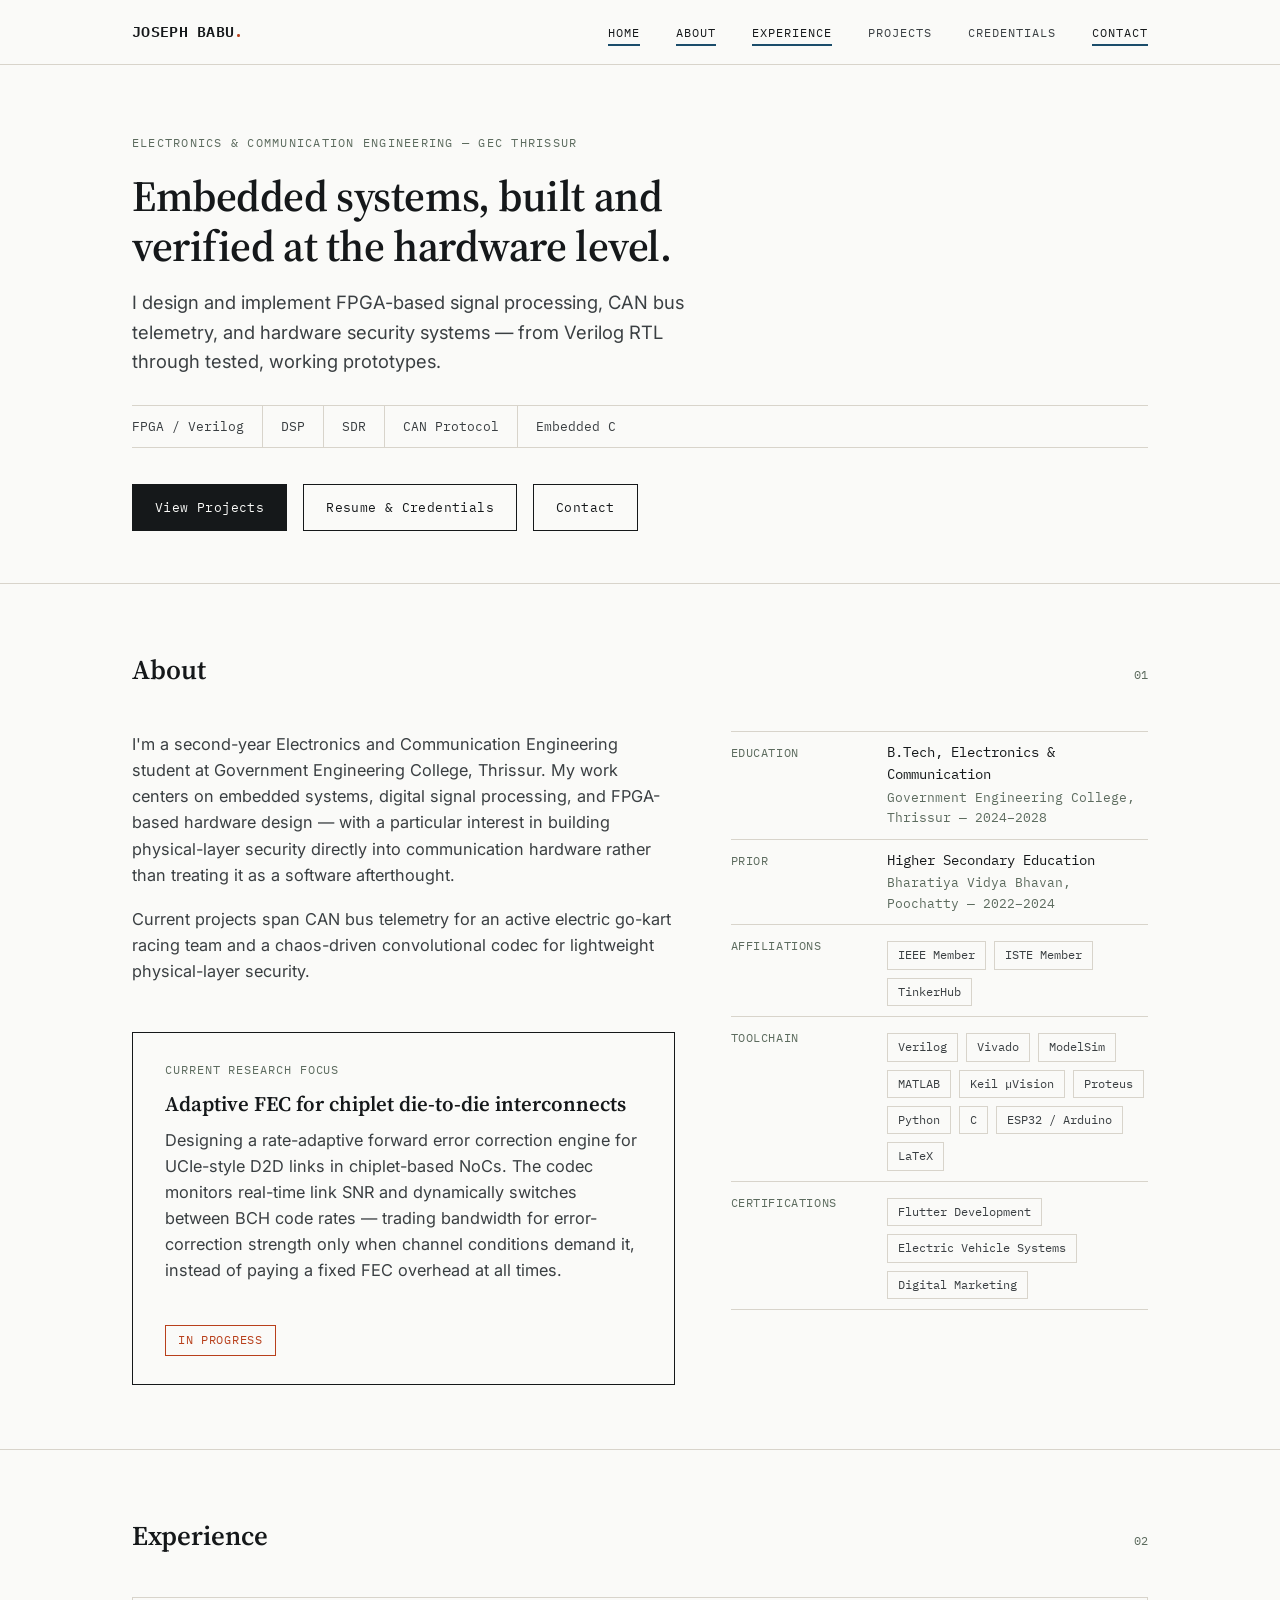
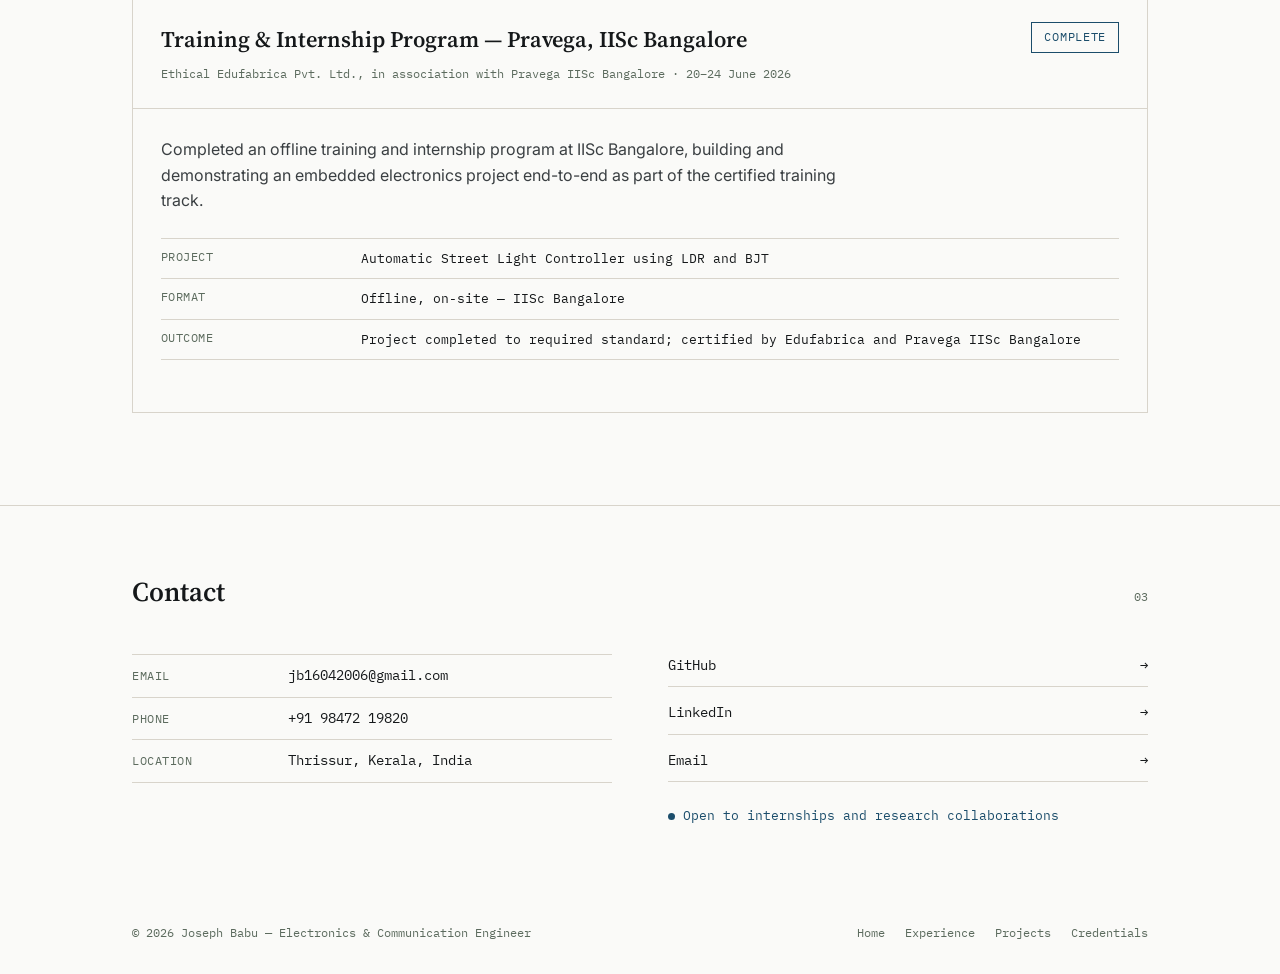
<file: index.html>
<!DOCTYPE html>
<html lang="en">
<head>
<meta charset="UTF-8">
<meta name="viewport" content="width=device-width, initial-scale=1.0">
<title>Joseph Babu | Electronics &amp; Communication Engineer</title>
<meta name="description" content="Joseph Babu — Electronics &amp; Communication Engineering student specializing in embedded systems, FPGA design, and secure communication protocols.">
<link rel="preconnect" href="https://fonts.googleapis.com">
<link rel="preconnect" href="https://fonts.gstatic.com" crossorigin>
<link href="https://fonts.googleapis.com/css2?family=Source+Serif+4:wght@500;600;700&family=Inter:wght@400;500;600&family=IBM+Plex+Mono:wght@400;500;600&display=swap" rel="stylesheet">
<link rel="stylesheet" href="style.css">
</head>
<body>

<header class="site-nav">
  <div class="container">
    <div class="logo"><a href="index.html">JOSEPH BABU<span class="dot">.</span></a></div>
    <ul class="nav-links" id="navLinks">
      <li><a href="index.html">Home</a></li>
      <li><a href="index.html#about">About</a></li>
      <li><a href="index.html#experience">Experience</a></li>
      <li><a href="projects.html">Projects</a></li>
      <li><a href="credentials.html">Credentials</a></li>
      <li><a href="index.html#contact">Contact</a></li>
    </ul>
    <button class="mobile-menu-btn" id="mobileMenuBtn" aria-label="Toggle navigation" aria-expanded="false">MENU</button>
  </div>
</header>

<section class="hero" id="home">
  <div class="container">
    <div class="eyebrow">Electronics &amp; Communication Engineering — GEC Thrissur</div>
    <h1>Embedded systems, built and verified at the hardware level.</h1>
    <p class="role-line">I design and implement FPGA-based signal processing, CAN bus telemetry, and hardware security systems — from Verilog RTL through tested, working prototypes.</p>

    <div class="spec-line">
      <span>FPGA / Verilog</span>
      <span>DSP</span>
      <span>SDR</span>
      <span>CAN Protocol</span>
      <span>Embedded C</span>
    </div>

    <div class="hero-actions">
      <a href="projects.html" class="btn btn-primary">View Projects</a>
      <a href="credentials.html" class="btn">Resume &amp; Credentials</a>
      <a href="#contact" class="btn">Contact</a>
    </div>
  </div>
</section>

<section class="section" id="about">
  <div class="container">
    <div class="section-head">
      <h2>About</h2>
      <span class="index">01</span>
    </div>

    <div class="about-grid">
      <div class="about-text">
        <p>I'm a second-year Electronics and Communication Engineering student at Government Engineering College, Thrissur. My work centers on embedded systems, digital signal processing, and FPGA-based hardware design — with a particular interest in building physical-layer security directly into communication hardware rather than treating it as a software afterthought.</p>
        <p>Current projects span CAN bus telemetry for an active electric go-kart racing team and a chaos-driven convolutional codec for lightweight physical-layer security.</p>

        <div class="callout">
          <div>
            <div class="callout-label">Current Research Focus</div>
            <h3>Adaptive FEC for chiplet die-to-die interconnects</h3>
            <p>Designing a rate-adaptive forward error correction engine for UCIe-style D2D links in chiplet-based NoCs. The codec monitors real-time link SNR and dynamically switches between BCH code rates &mdash; trading bandwidth for error-correction strength only when channel conditions demand it, instead of paying a fixed FEC overhead at all times.</p>
          </div>
          <span class="status-tag">In Progress</span>
        </div>
      </div>

      <div class="field-list">
        <div class="field-row">
          <div class="label">Education</div>
          <div class="value">
            B.Tech, Electronics &amp; Communication
            <span class="sub">Government Engineering College, Thrissur — 2024–2028</span>
          </div>
        </div>
        <div class="field-row">
          <div class="label">Prior</div>
          <div class="value">
            Higher Secondary Education
            <span class="sub">Bharatiya Vidya Bhavan, Poochatty — 2022–2024</span>
          </div>
        </div>
        <div class="field-row">
          <div class="label">Affiliations</div>
          <div class="value">
            <div class="tag-row">
              <span class="tag">IEEE Member</span>
              <span class="tag">ISTE Member</span>
              <span class="tag">TinkerHub</span>
            </div>
          </div>
        </div>
        <div class="field-row">
          <div class="label">Toolchain</div>
          <div class="value">
            <div class="tag-row">
              <span class="tag">Verilog</span>
              <span class="tag">Vivado</span>
              <span class="tag">ModelSim</span>
              <span class="tag">MATLAB</span>
              <span class="tag">Keil &micro;Vision</span>
              <span class="tag">Proteus</span>
              <span class="tag">Python</span>
              <span class="tag">C</span>
              <span class="tag">ESP32 / Arduino</span>
              <span class="tag">LaTeX</span>
            </div>
          </div>
        </div>
        <div class="field-row">
          <div class="label">Certifications</div>
          <div class="value">
            <div class="tag-row">
              <span class="tag">Flutter Development</span>
              <span class="tag">Electric Vehicle Systems</span>
              <span class="tag">Digital Marketing</span>
            </div>
          </div>
        </div>
      </div>
    </div>
  </div>
</section>

<section class="section" id="experience">
  <div class="container">
    <div class="section-head">
      <h2>Experience</h2>
      <span class="index">02</span>
    </div>

    <div class="project">
      <div class="project-header">
        <div class="titles">
          <h3>Training &amp; Internship Program — Pravega, IISc Bangalore</h3>
          <div class="meta">Ethical Edufabrica Pvt. Ltd., in association with Pravega IISc Bangalore &middot; 20&ndash;24 June 2026</div>
        </div>
        <span class="status complete">Complete</span>
      </div>
      <div class="project-body">
        <p class="project-summary">Completed an offline training and internship program at IISc Bangalore, building and demonstrating an embedded electronics project end-to-end as part of the certified training track.</p>
        <table class="spec-table">
          <tr><td>Project</td><td>Automatic Street Light Controller using LDR and BJT</td></tr>
          <tr><td>Format</td><td>Offline, on-site &mdash; IISc Bangalore</td></tr>
          <tr><td>Outcome</td><td>Project completed to required standard; certified by Edufabrica and Pravega IISc Bangalore</td></tr>
        </table>
      </div>
    </div>
  </div>
</section>

<section class="section" id="contact">
  <div class="container">
    <div class="section-head">
      <h2>Contact</h2>
      <span class="index">03</span>
    </div>

    <div class="contact-grid">
      <div class="contact-list field-list">
        <div class="field-row">
          <div class="label">Email</div>
          <div class="value"><a href="mailto:jb16042006@gmail.com">jb16042006@gmail.com</a></div>
        </div>
        <div class="field-row">
          <div class="label">Phone</div>
          <div class="value"><a href="tel:+919847219820">+91 98472 19820</a></div>
        </div>
        <div class="field-row">
          <div class="label">Location</div>
          <div class="value">Thrissur, Kerala, India</div>
        </div>
      </div>

      <div>
        <div class="social-row">
          <a href="https://github.com/josephbabu1" target="_blank" rel="noopener">GitHub <span>&rarr;</span></a>
          <a href="https://www.linkedin.com/in/joseph-babu-77b7ab332/" target="_blank" rel="noopener">LinkedIn <span>&rarr;</span></a>
          <a href="mailto:jb16042006@gmail.com">Email <span>&rarr;</span></a>
        </div>
        <div class="availability-note">
          <span class="dot"></span>
          Open to internships and research collaborations
        </div>
      </div>
    </div>
  </div>
</section>

<footer>
  <div class="container">
    <p>&copy; 2026 Joseph Babu — Electronics &amp; Communication Engineer</p>
    <div class="footer-links">
      <a href="index.html">Home</a>
      <a href="index.html#experience">Experience</a>
      <a href="projects.html">Projects</a>
      <a href="credentials.html">Credentials</a>
    </div>
  </div>
</footer>

<script src="script.js"></script>
</body>
</html>
</file>
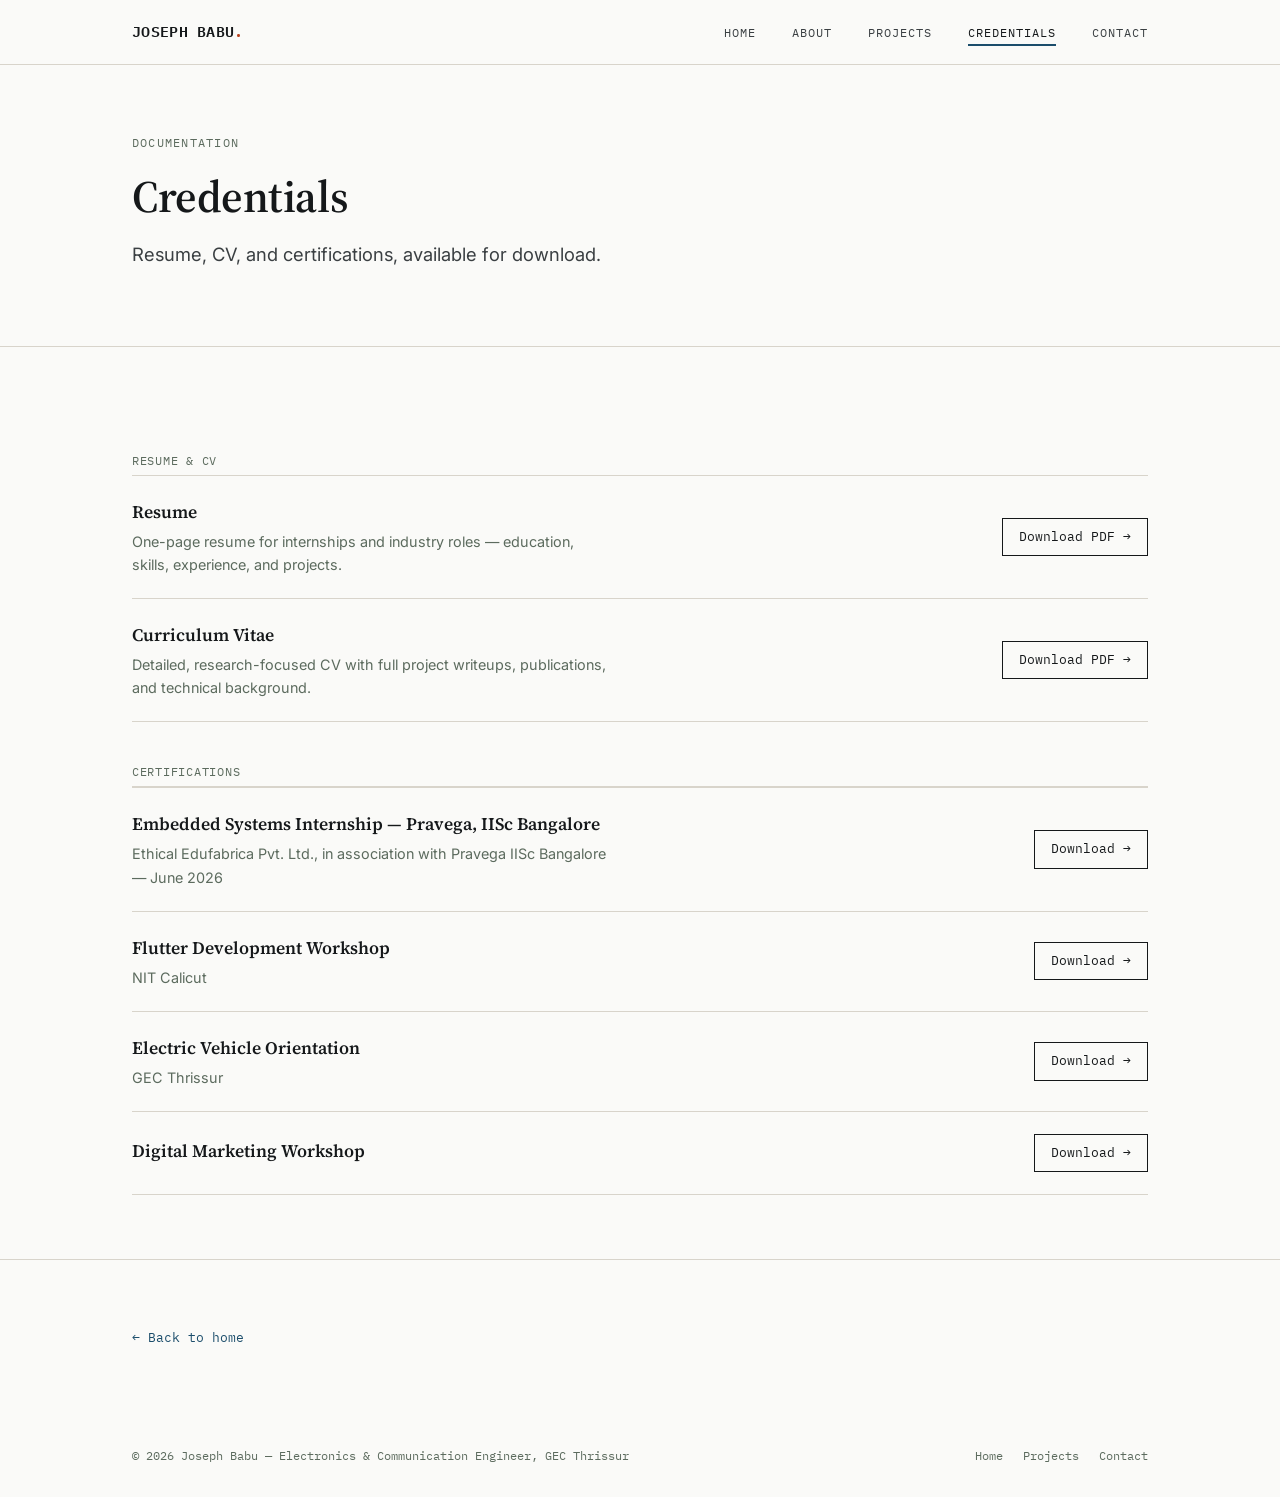
<file: credentials.html>
<!DOCTYPE html>
<html lang="en">
<head>
<meta charset="UTF-8">
<meta name="viewport" content="width=device-width, initial-scale=1.0">
<title>Credentials | Joseph Babu</title>
<meta name="description" content="Resume, CV, and professional certifications for Joseph Babu.">
<link rel="preconnect" href="https://fonts.googleapis.com">
<link rel="preconnect" href="https://fonts.gstatic.com" crossorigin>
<link href="https://fonts.googleapis.com/css2?family=Source+Serif+4:wght@500;600;700&family=Inter:wght@400;500;600&family=IBM+Plex+Mono:wght@400;500;600&display=swap" rel="stylesheet">
<link rel="stylesheet" href="style.css">
</head>
<body>

<header class="site-nav">
  <div class="container">
    <div class="logo"><a href="index.html">JOSEPH BABU<span class="dot">.</span></a></div>
    <ul class="nav-links" id="navLinks">
      <li><a href="index.html">Home</a></li>
      <li><a href="index.html#about">About</a></li>
      <li><a href="projects.html">Projects</a></li>
      <li><a href="credentials.html">Credentials</a></li>
      <li><a href="index.html#contact">Contact</a></li>
    </ul>
    <button class="mobile-menu-btn" id="mobileMenuBtn" aria-label="Toggle navigation" aria-expanded="false">MENU</button>
  </div>
</header>

<section class="hero" style="padding-bottom: 48px;">
  <div class="container">
    <div class="eyebrow">Documentation</div>
    <h1 style="font-size: clamp(2rem, 4vw, 2.8rem);">Credentials</h1>
    <p class="role-line">Resume, CV, and certifications, available for download.</p>
  </div>
</section>

<section class="section">
  <div class="container">

    <div class="cert-group-title">Resume &amp; CV</div>
    <div class="doc-list">
      <div class="doc-row">
        <div>
          <div class="doc-title">Resume</div>
          <div class="doc-desc">One-page resume for internships and industry roles — education, skills, experience, and projects.</div>
        </div>
        <a class="doc-link" href="assets/Joseph_Babu_Resume_new.docx" target="_blank" rel="noopener">Download PDF &rarr;</a>
      </div>
      <div class="doc-row">
        <div>
          <div class="doc-title">Curriculum Vitae</div>
          <div class="doc-desc">Detailed, research-focused CV with full project writeups, publications, and technical background.</div>
        </div>
        <a class="doc-link" href="assets/Joseph_Babu_CV_new.docx" target="_blank" rel="noopener">Download PDF &rarr;</a>
      </div>
    </div>

    <div class="cert-group-title">Certifications</div>
    <div class="doc-list">
       <div class="doc-list">
      <div class="doc-row">
        <div>
          <div class="doc-title">Embedded Systems Internship — Pravega, IISc Bangalore</div>
          <div class="doc-desc">Ethical Edufabrica Pvt. Ltd., in association with Pravega IISc Bangalore — June 2026</div>
        </div>
        <a class="doc-link" href="assets/SEMICONDUCTOR IISc.pdf" target="_blank" rel="noopener">Download &rarr;</a>
      </div>
      <div class="doc-row">
        <div>
          <div class="doc-title">Flutter Development Workshop</div>
          <div class="doc-desc">NIT Calicut</div>
        </div>
        <a class="doc-link" href="assets/NIT%20CALICUT%20WS.pdf" target="_blank" rel="noopener">Download &rarr;</a>
      </div>
      <div class="doc-row">
        <div>
          <div class="doc-title">Electric Vehicle Orientation</div>
          <div class="doc-desc">GEC Thrissur</div>
        </div>
        <a class="doc-link" href="assets/EV%20WS%20GECK.pdf" target="_blank" rel="noopener">Download &rarr;</a>
      </div>
      <div class="doc-row">
        <div>
          <div class="doc-title">Digital Marketing Workshop</div>
          <div class="doc-desc"></div>
        </div>
        <a class="doc-link" href="assets/DIGITAL%20MARKETING%20WS.pdf" target="_blank" rel="noopener">Download &rarr;</a>
      </div>
    </div>

  </div>
</section>

<section class="section">
  <div class="container">
    <a href="index.html" class="back-link" style="margin-bottom:0;">&larr; Back to home</a>
  </div>
</section>

<footer>
  <div class="container">
    <p>&copy; 2026 Joseph Babu — Electronics &amp; Communication Engineer, GEC Thrissur</p>
    <div class="footer-links">
      <a href="index.html">Home</a>
      <a href="projects.html">Projects</a>
      <a href="index.html#contact">Contact</a>
    </div>
  </div>
</footer>

<script src="script.js"></script>
</body>
</html>
</file>
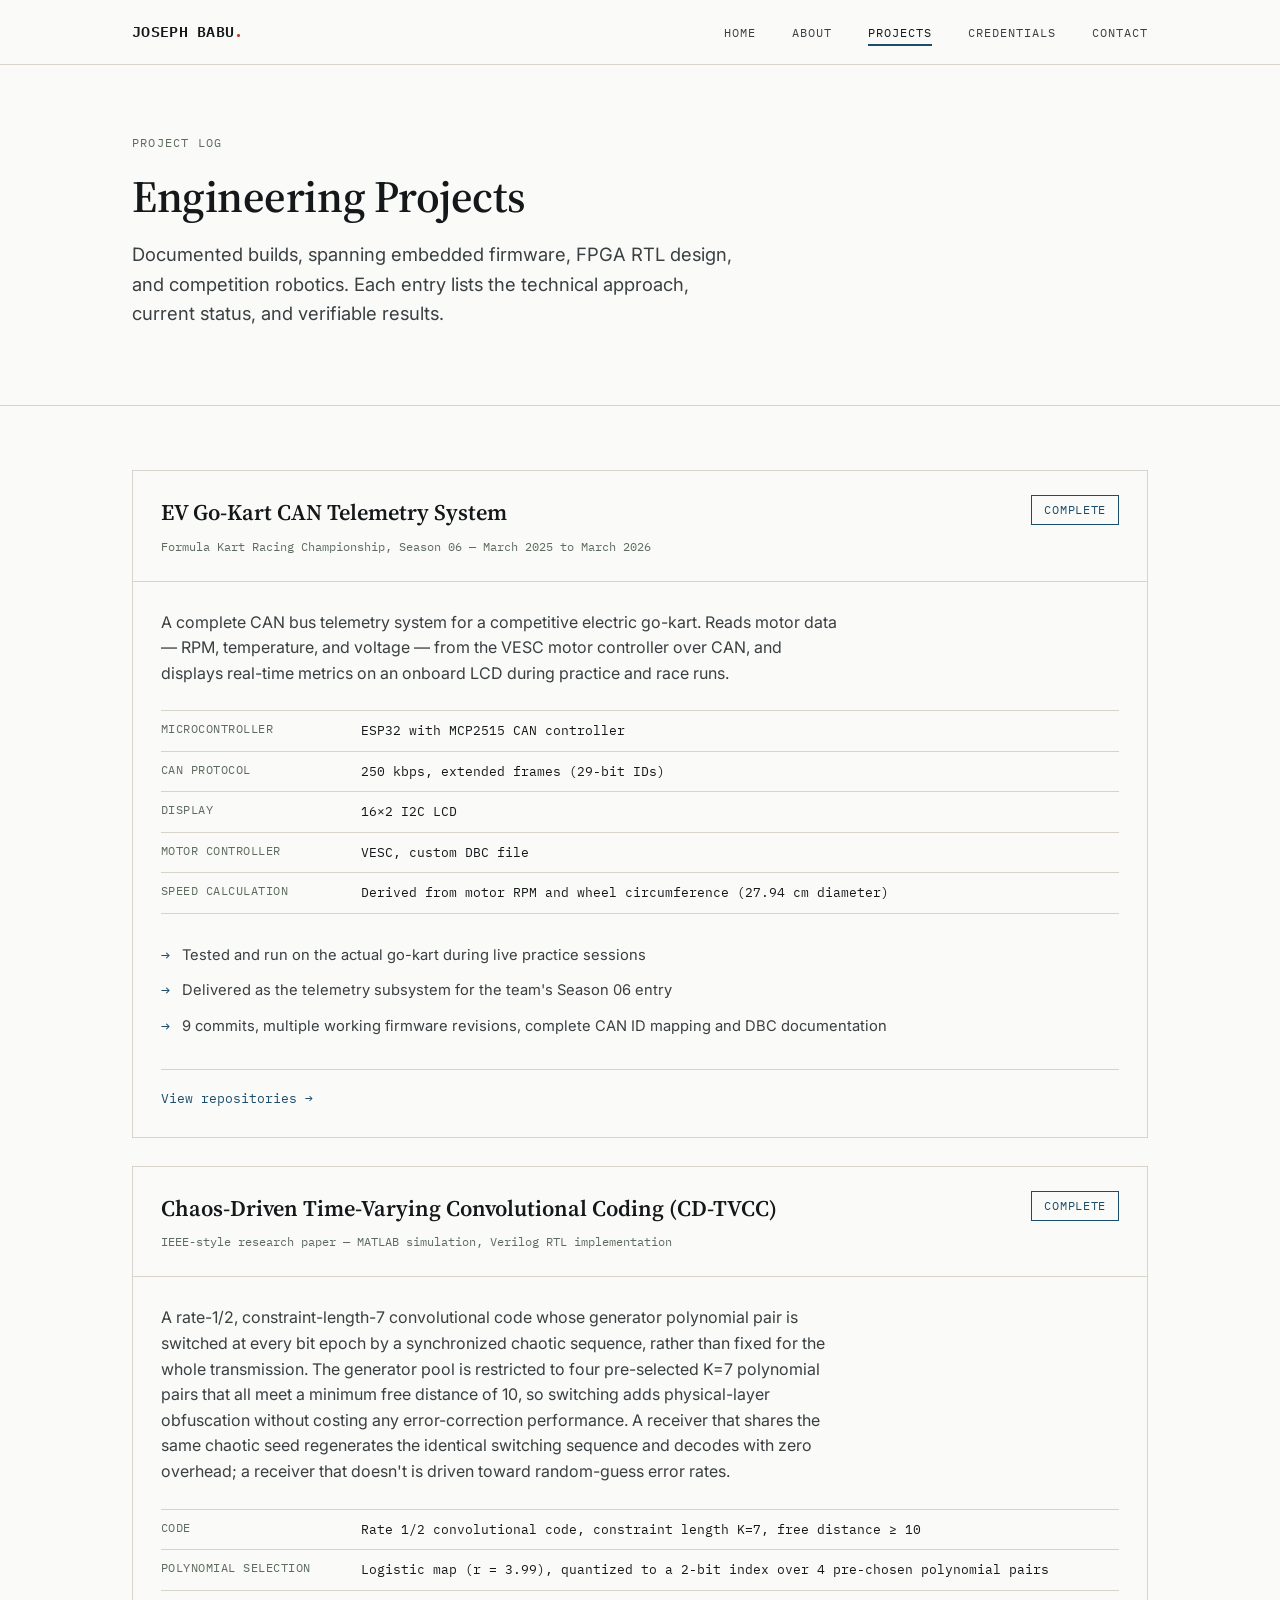
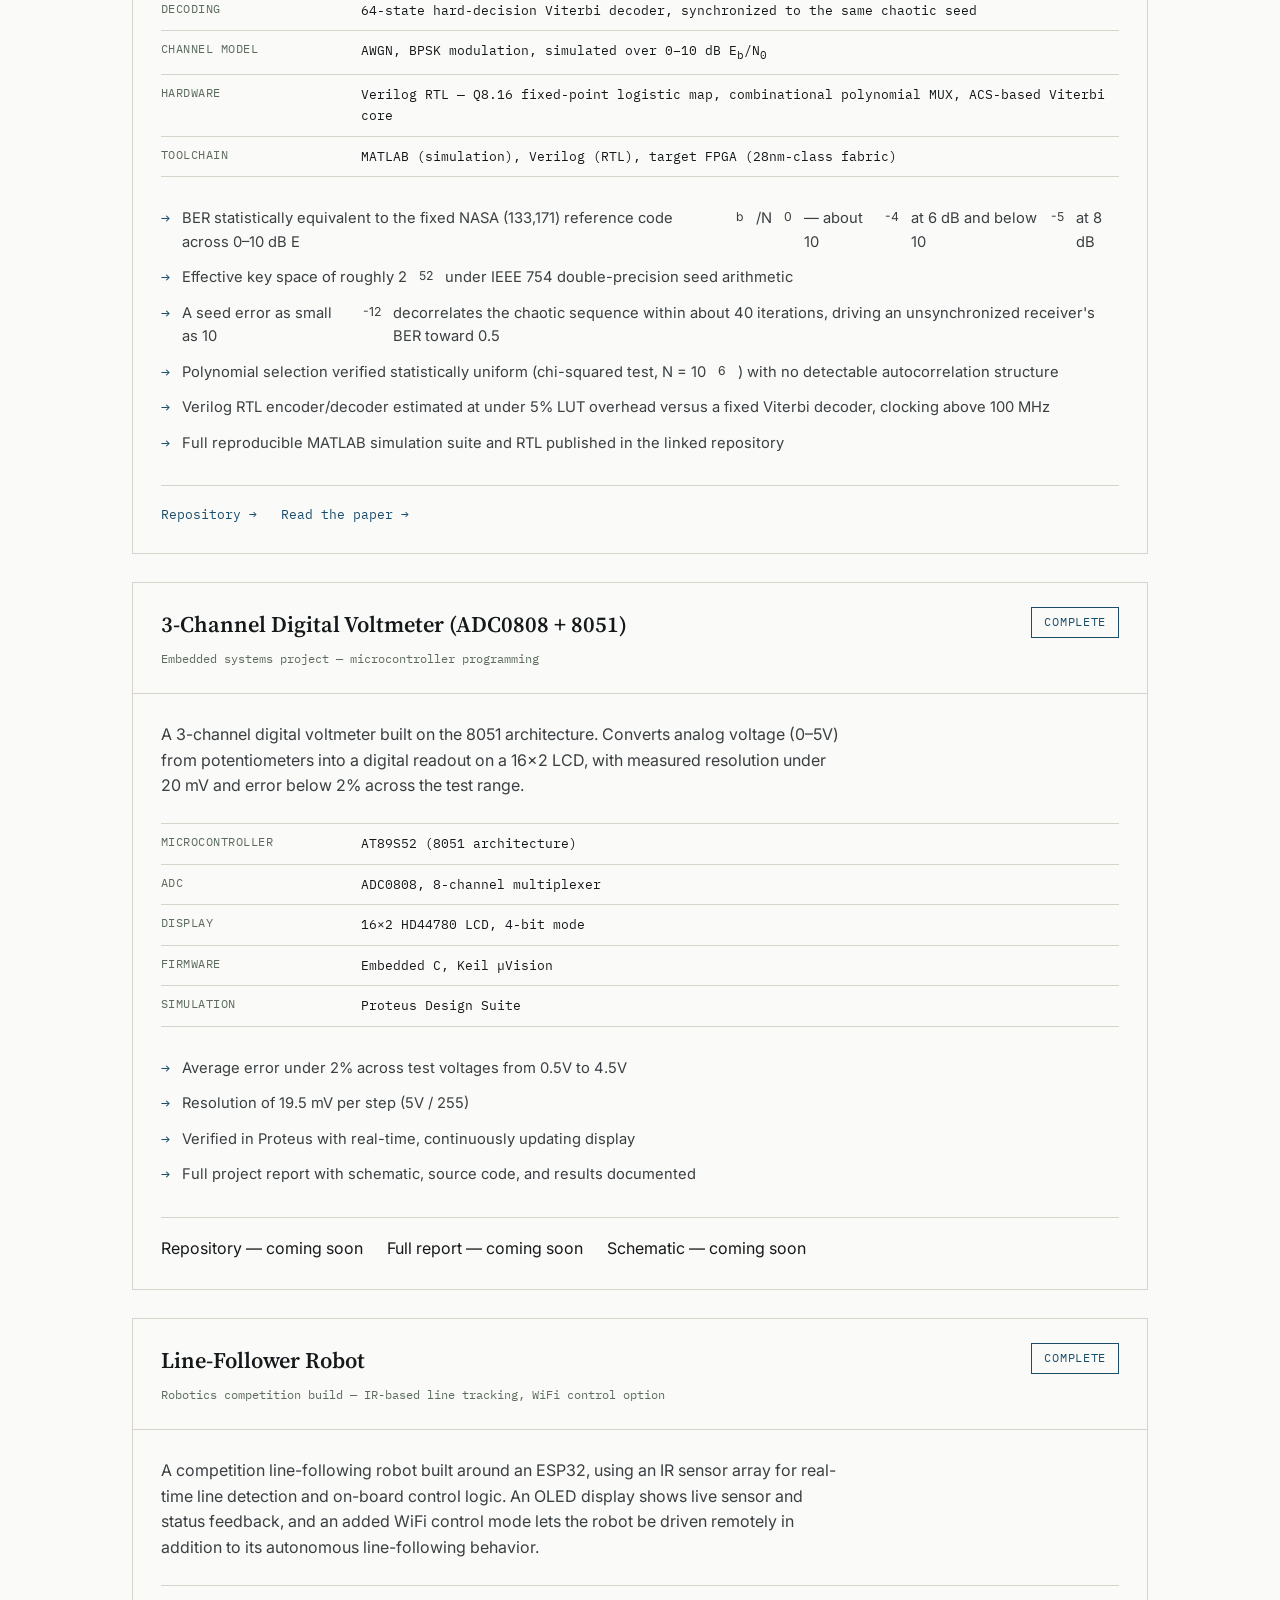
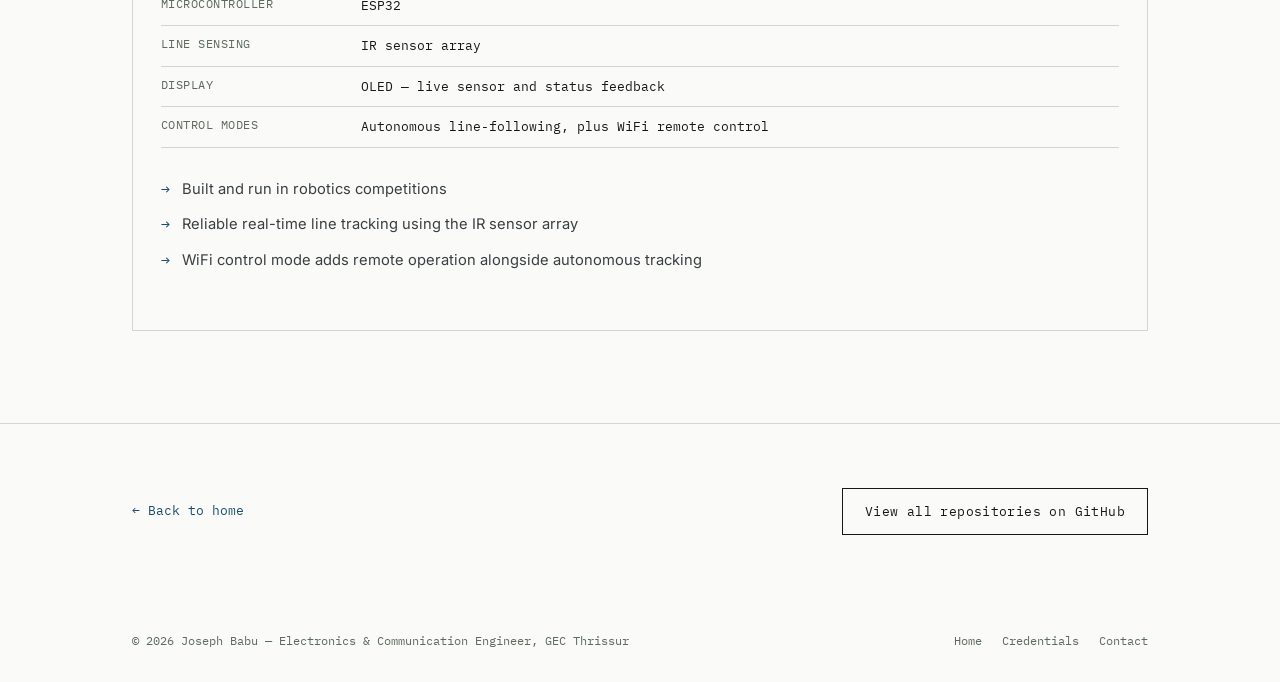
<file: projects.html>
<!DOCTYPE html>
<html lang="en">
<head>
<meta charset="UTF-8">
<meta name="viewport" content="width=device-width, initial-scale=1.0">
<title>Projects | Joseph Babu</title>
<meta name="description" content="Engineering projects by Joseph Babu — CAN bus telemetry, chaos-based physical-layer security, and embedded systems work.">
<link rel="preconnect" href="https://fonts.googleapis.com">
<link rel="preconnect" href="https://fonts.gstatic.com" crossorigin>
<link href="https://fonts.googleapis.com/css2?family=Source+Serif+4:wght@500;600;700&family=Inter:wght@400;500;600&family=IBM+Plex+Mono:wght@400;500;600&display=swap" rel="stylesheet">
<link rel="stylesheet" href="style.css">
</head>
<body>

<header class="site-nav">
  <div class="container">
    <div class="logo"><a href="index.html">JOSEPH BABU<span class="dot">.</span></a></div>
    <ul class="nav-links" id="navLinks">
      <li><a href="index.html">Home</a></li>
      <li><a href="index.html#about">About</a></li>
      <li><a href="projects.html">Projects</a></li>
      <li><a href="credentials.html">Credentials</a></li>
      <li><a href="index.html#contact">Contact</a></li>
    </ul>
    <button class="mobile-menu-btn" id="mobileMenuBtn" aria-label="Toggle navigation" aria-expanded="false">MENU</button>
  </div>
</header>

<section class="hero" style="padding-bottom: 48px;">
  <div class="container">
    <div class="eyebrow">Project Log</div>
    <h1 style="font-size: clamp(2rem, 4vw, 2.8rem);">Engineering Projects</h1>
    <p class="role-line">Documented builds, spanning embedded firmware, FPGA RTL design, and competition robotics. Each entry lists the technical approach, current status, and verifiable results.</p>
  </div>
</section>

<section class="section">
  <div class="container">

    <!-- Project 01 -->
    <div class="project">
      <div class="project-header">
        <div class="titles">
          <h3>EV Go-Kart CAN Telemetry System</h3>
          <div class="meta">Formula Kart Racing Championship, Season 06 — March 2025 to March 2026</div>
        </div>
        <span class="status complete">Complete</span>
      </div>
      <div class="project-body">
        <p class="project-summary">A complete CAN bus telemetry system for a competitive electric go-kart. Reads motor data — RPM, temperature, and voltage — from the VESC motor controller over CAN, and displays real-time metrics on an onboard LCD during practice and race runs.</p>

        <table class="spec-table">
          <tr><td>Microcontroller</td><td>ESP32 with MCP2515 CAN controller</td></tr>
          <tr><td>CAN protocol</td><td>250 kbps, extended frames (29-bit IDs)</td></tr>
          <tr><td>Display</td><td>16&times;2 I2C LCD</td></tr>
          <tr><td>Motor controller</td><td>VESC, custom DBC file</td></tr>
          <tr><td>Speed calculation</td><td>Derived from motor RPM and wheel circumference (27.94 cm diameter)</td></tr>
        </table>

        <div class="results-list">
          <div class="result-row"><span class="mark">&rarr;</span> Tested and run on the actual go-kart during live practice sessions</div>
          <div class="result-row"><span class="mark">&rarr;</span> Delivered as the telemetry subsystem for the team's Season 06 entry</div>
          <div class="result-row"><span class="mark">&rarr;</span> 9 commits, multiple working firmware revisions, complete CAN ID mapping and DBC documentation</div>
        </div>

        <div class="project-links">
          <a href="https://github.com/josephbabu1?tab=repositories" target="_blank" rel="noopener">View repositories &rarr;</a>
        </div>
      </div>
    </div>

    <!-- Project 02 -->
    <div class="project">
      <div class="project-header">
        <div class="titles">
          <h3>Chaos-Driven Time-Varying Convolutional Coding (CD-TVCC)</h3>
          <div class="meta">IEEE-style research paper — MATLAB simulation, Verilog RTL implementation</div>
        </div>
        <span class="status complete">Complete</span>
      </div>
      <div class="project-body">
        <p class="project-summary">A rate-1/2, constraint-length-7 convolutional code whose generator polynomial pair is switched at every bit epoch by a synchronized chaotic sequence, rather than fixed for the whole transmission. The generator pool is restricted to four pre-selected K=7 polynomial pairs that all meet a minimum free distance of 10, so switching adds physical-layer obfuscation without costing any error-correction performance. A receiver that shares the same chaotic seed regenerates the identical switching sequence and decodes with zero overhead; a receiver that doesn't is driven toward random-guess error rates.</p>

        <table class="spec-table">
          <tr><td>Code</td><td>Rate 1/2 convolutional code, constraint length K=7, free distance &ge; 10</td></tr>
          <tr><td>Polynomial selection</td><td>Logistic map (r = 3.99), quantized to a 2-bit index over 4 pre-chosen polynomial pairs</td></tr>
          <tr><td>Decoding</td><td>64-state hard-decision Viterbi decoder, synchronized to the same chaotic seed</td></tr>
          <tr><td>Channel model</td><td>AWGN, BPSK modulation, simulated over 0&ndash;10 dB E<sub>b</sub>/N<sub>0</sub></td></tr>
          <tr><td>Hardware</td><td>Verilog RTL — Q8.16 fixed-point logistic map, combinational polynomial MUX, ACS-based Viterbi core</td></tr>
          <tr><td>Toolchain</td><td>MATLAB (simulation), Verilog (RTL), target FPGA (28nm-class fabric)</td></tr>
        </table>

        <div class="results-list">
          <div class="result-row"><span class="mark">&rarr;</span> BER statistically equivalent to the fixed NASA (133,171) reference code across 0&ndash;10 dB E<sub>b</sub>/N<sub>0</sub> — about 10<sup>-4</sup> at 6 dB and below 10<sup>-5</sup> at 8 dB</div>
          <div class="result-row"><span class="mark">&rarr;</span> Effective key space of roughly 2<sup>52</sup> under IEEE 754 double-precision seed arithmetic</div>
          <div class="result-row"><span class="mark">&rarr;</span> A seed error as small as 10<sup>-12</sup> decorrelates the chaotic sequence within about 40 iterations, driving an unsynchronized receiver's BER toward 0.5</div>
          <div class="result-row"><span class="mark">&rarr;</span> Polynomial selection verified statistically uniform (chi-squared test, N = 10<sup>6</sup>) with no detectable autocorrelation structure</div>
          <div class="result-row"><span class="mark">&rarr;</span> Verilog RTL encoder/decoder estimated at under 5% LUT overhead versus a fixed Viterbi decoder, clocking above 100 MHz</div>
          <div class="result-row"><span class="mark">&rarr;</span> Full reproducible MATLAB simulation suite and RTL published in the linked repository</div>
        </div>

        <div class="project-links">
          <a href="https://github.com/josephbabu1/CODEC" target="_blank" rel="noopener">Repository &rarr;</a>
          <a href="assets/CD-TVCC_IEEE_Paper.pdf" target="_blank" rel="noopener">Read the paper &rarr;</a>
        </div>
      </div>
    </div>

    <!-- Project 03 -->
    <div class="project">
      <div class="project-header">
        <div class="titles">
          <h3>3-Channel Digital Voltmeter (ADC0808 + 8051)</h3>
          <div class="meta">Embedded systems project — microcontroller programming</div>
        </div>
        <span class="status complete">Complete</span>
      </div>
      <div class="project-body">
        <p class="project-summary">A 3-channel digital voltmeter built on the 8051 architecture. Converts analog voltage (0&ndash;5V) from potentiometers into a digital readout on a 16&times;2 LCD, with measured resolution under 20 mV and error below 2% across the test range.</p>

        <table class="spec-table">
          <tr><td>Microcontroller</td><td>AT89S52 (8051 architecture)</td></tr>
          <tr><td>ADC</td><td>ADC0808, 8-channel multiplexer</td></tr>
          <tr><td>Display</td><td>16&times;2 HD44780 LCD, 4-bit mode</td></tr>
          <tr><td>Firmware</td><td>Embedded C, Keil &micro;Vision</td></tr>
          <tr><td>Simulation</td><td>Proteus Design Suite</td></tr>
        </table>

        <div class="results-list">
          <div class="result-row"><span class="mark">&rarr;</span> Average error under 2% across test voltages from 0.5V to 4.5V</div>
          <div class="result-row"><span class="mark">&rarr;</span> Resolution of 19.5 mV per step (5V / 255)</div>
          <div class="result-row"><span class="mark">&rarr;</span> Verified in Proteus with real-time, continuously updating display</div>
          <div class="result-row"><span class="mark">&rarr;</span> Full project report with schematic, source code, and results documented</div>
        </div>

        <div class="project-links">
          <span class="disabled">Repository — coming soon</span>
          <span class="disabled">Full report — coming soon</span>
          <span class="disabled">Schematic — coming soon</span>
        </div>
      </div>
    </div>

    <!-- Project 04 -->
    <div class="project">
      <div class="project-header">
        <div class="titles">
          <h3>Line-Follower Robot</h3>
          <div class="meta">Robotics competition build — IR-based line tracking, WiFi control option</div>
        </div>
        <span class="status complete">Complete</span>
      </div>
      <div class="project-body">
        <p class="project-summary">A competition line-following robot built around an ESP32, using an IR sensor array for real-time line detection and on-board control logic. An OLED display shows live sensor and status feedback, and an added WiFi control mode lets the robot be driven remotely in addition to its autonomous line-following behavior.</p>

        <table class="spec-table">
          <tr><td>Microcontroller</td><td>ESP32</td></tr>
          <tr><td>Line sensing</td><td>IR sensor array</td></tr>
          <tr><td>Display</td><td>OLED — live sensor and status feedback</td></tr>
          <tr><td>Control modes</td><td>Autonomous line-following, plus WiFi remote control</td></tr>
        </table>

        <div class="results-list">
          <div class="result-row"><span class="mark">&rarr;</span> Built and run in robotics competitions</div>
          <div class="result-row"><span class="mark">&rarr;</span> Reliable real-time line tracking using the IR sensor array</div>
          <div class="result-row"><span class="mark">&rarr;</span> WiFi control mode adds remote operation alongside autonomous tracking</div>
        </div>
      </div>
    </div>

  </div>
</section>

<section class="section">
  <div class="container" style="display:flex; justify-content: space-between; align-items: center; flex-wrap: wrap; gap: 16px;">
    <a href="index.html" class="back-link" style="margin-bottom:0;">&larr; Back to home</a>
    <a href="https://github.com/josephbabu1?tab=repositories" target="_blank" rel="noopener" class="btn">View all repositories on GitHub</a>
  </div>
</section>

<footer>
  <div class="container">
    <p>&copy; 2026 Joseph Babu — Electronics &amp; Communication Engineer, GEC Thrissur</p>
    <div class="footer-links">
      <a href="index.html">Home</a>
      <a href="credentials.html">Credentials</a>
      <a href="index.html#contact">Contact</a>
    </div>
  </div>
</footer>

<script src="script.js"></script>
</body>
</html>
</file>
<file: style.css>
/* ============================================
   JOSEPH BABU — PORTFOLIO
   Design system: technical paper / spec-sheet
   ============================================ */

:root {
  /* Color */
  --paper:      #FAFAF8;
  --paper-dim:  #F1EFEA;
  --ink:        #15181A;
  --ink-soft:   #3A3F42;
  --slate:      #5C6B5E;
  --rule:       #D8D4CB;
  --signal:     #1B4D6B;
  --signal-dim: #E8EEF1;
  --flag:       #B8401C;
  --flag-dim:   #F5E6DE;

  /* Type */
  --serif: 'Source Serif 4', 'IBM Plex Serif', Georgia, serif;
  --sans:  'Inter', -apple-system, sans-serif;
  --mono:  'IBM Plex Mono', 'JetBrains Mono', monospace;

  /* Layout */
  --max-w: 1080px;
  --pad: 32px;
}

* { margin: 0; padding: 0; box-sizing: border-box; }

html { scroll-behavior: smooth; }

body {
  font-family: var(--sans);
  background: var(--paper);
  color: var(--ink);
  line-height: 1.6;
  font-size: 16px;
  -webkit-font-smoothing: antialiased;
}

a { color: var(--signal); text-decoration: none; }
a:hover { text-decoration: underline; }
a:focus-visible, button:focus-visible {
  outline: 2px solid var(--signal);
  outline-offset: 2px;
}

.container {
  max-width: var(--max-w);
  margin: 0 auto;
  padding: 0 var(--pad);
}

ul { list-style: none; }

/* ---------- NAV ---------- */
header.site-nav {
  position: sticky;
  top: 0;
  background: var(--paper);
  border-bottom: 1px solid var(--rule);
  z-index: 100;
}

.site-nav .container {
  display: flex;
  justify-content: space-between;
  align-items: center;
  padding: 18px var(--pad);
  height: 64px;
}

.site-nav .logo {
  font-family: var(--mono);
  font-size: 0.95rem;
  font-weight: 600;
  letter-spacing: 0.02em;
  color: var(--ink);
}

.site-nav .logo a { color: inherit; }
.site-nav .logo a:hover { text-decoration: none; color: var(--signal); }

.site-nav .logo .dot { color: var(--flag); }

.nav-links {
  display: flex;
  gap: 36px;
}

.nav-links a {
  font-family: var(--mono);
  font-size: 0.78rem;
  letter-spacing: 0.08em;
  color: var(--ink-soft);
  text-decoration: none;
  text-transform: uppercase;
  padding-bottom: 4px;
  border-bottom: 2px solid transparent;
}

.nav-links a:hover,
.nav-links a.current {
  color: var(--ink);
  border-bottom-color: var(--signal);
}

.mobile-menu-btn {
  display: none;
  background: none;
  border: 1px solid var(--rule);
  font-family: var(--mono);
  font-size: 0.75rem;
  padding: 6px 10px;
  cursor: pointer;
  color: var(--ink);
}

@media (max-width: 760px) {
  .nav-links { display: none; }
  .nav-links.open {
    display: flex;
    flex-direction: column;
    position: absolute;
    top: 64px;
    left: 0;
    right: 0;
    background: var(--paper);
    border-bottom: 1px solid var(--rule);
    padding: 16px var(--pad) 24px;
    gap: 18px;
  }
  .mobile-menu-btn { display: block; }
}

/* ---------- HERO ---------- */
.hero {
  padding: 68px 0 52px;
  border-bottom: 1px solid var(--rule);
}

.hero .eyebrow {
  font-family: var(--mono);
  font-size: 0.78rem;
  letter-spacing: 0.1em;
  text-transform: uppercase;
  color: var(--slate);
  margin-bottom: 18px;
}

.hero h1 {
  font-family: var(--serif);
  font-size: clamp(1.9rem, 3.6vw, 2.7rem);
  font-weight: 600;
  line-height: 1.15;
  letter-spacing: -0.01em;
  color: var(--ink);
  margin-bottom: 18px;
  max-width: 680px;
}

.hero .role-line {
  font-family: var(--sans);
  font-size: 1.15rem;
  color: var(--ink-soft);
  max-width: 600px;
  margin-bottom: 28px;
}

.spec-line {
  display: flex;
  flex-wrap: wrap;
  gap: 0;
  font-family: var(--mono);
  font-size: 0.82rem;
  color: var(--ink-soft);
  margin-bottom: 36px;
  border-top: 1px solid var(--rule);
  border-bottom: 1px solid var(--rule);
}

.spec-line span {
  padding: 10px 18px 10px 0;
  margin-right: 18px;
  border-right: 1px solid var(--rule);
}

.spec-line span:last-child { border-right: none; }

.hero-actions {
  display: flex;
  gap: 16px;
  flex-wrap: wrap;
}

.btn {
  display: inline-flex;
  align-items: center;
  gap: 8px;
  font-family: var(--mono);
  font-size: 0.82rem;
  letter-spacing: 0.03em;
  padding: 12px 22px;
  border: 1px solid var(--ink);
  text-decoration: none;
  color: var(--ink);
  background: transparent;
  transition: background 0.15s ease, color 0.15s ease;
}

.btn:hover {
  background: var(--ink);
  color: var(--paper);
  text-decoration: none;
}

.btn-primary {
  background: var(--ink);
  color: var(--paper);
}

.btn-primary:hover {
  background: var(--signal);
  border-color: var(--signal);
}

/* ---------- SECTION SCAFFOLDING ---------- */
.section {
  padding: 64px 0;
  border-bottom: 1px solid var(--rule);
}

.section:last-of-type { border-bottom: none; }

.section-head {
  display: flex;
  align-items: baseline;
  justify-content: space-between;
  margin-bottom: 40px;
  gap: 20px;
}

.section-head h2 {
  font-family: var(--serif);
  font-size: 1.7rem;
  font-weight: 600;
  color: var(--ink);
}

.section-head .index {
  font-family: var(--mono);
  font-size: 0.78rem;
  color: var(--slate);
  white-space: nowrap;
}

/* ---------- ABOUT ---------- */
.about-grid {
  display: grid;
  grid-template-columns: 1.3fr 1fr;
  gap: 56px;
}

@media (max-width: 760px) {
  .about-grid { grid-template-columns: 1fr; gap: 40px; }
}

.about-text p {
  color: var(--ink-soft);
  font-size: 1.02rem;
  margin-bottom: 18px;
  max-width: 560px;
}

.field-list {
  font-family: var(--mono);
  font-size: 0.85rem;
}

.field-row {
  display: grid;
  grid-template-columns: 140px 1fr;
  gap: 16px;
  padding: 10px 0;
  border-top: 1px solid var(--rule);
}

.field-row:last-child { border-bottom: 1px solid var(--rule); }

.field-row .label {
  color: var(--slate);
  text-transform: uppercase;
  letter-spacing: 0.05em;
  font-size: 0.72rem;
  padding-top: 2px;
}

.field-row .value {
  color: var(--ink);
}

.field-row .value .sub {
  display: block;
  color: var(--slate);
  font-size: 0.8rem;
  margin-top: 2px;
}

.tag-row {
  display: flex;
  flex-wrap: wrap;
  gap: 8px;
  margin-top: 6px;
}

.tag {
  font-family: var(--mono);
  font-size: 0.72rem;
  border: 1px solid var(--rule);
  padding: 4px 10px;
  color: var(--ink-soft);
  white-space: nowrap;
}

/* ---------- RESEARCH FOCUS CALLOUT ---------- */
.callout {
  border: 1px solid var(--ink);
  padding: 28px 32px;
  margin-top: 48px;
  display: flex;
  justify-content: space-between;
  align-items: flex-start;
  gap: 24px;
  flex-wrap: wrap;
}

.callout .callout-label {
  font-family: var(--mono);
  font-size: 0.72rem;
  letter-spacing: 0.08em;
  text-transform: uppercase;
  color: var(--slate);
  margin-bottom: 8px;
}

.callout h3 {
  font-family: var(--serif);
  font-size: 1.3rem;
  font-weight: 600;
  margin-bottom: 6px;
}

.callout p {
  color: var(--ink-soft);
  max-width: 480px;
}

.status-tag {
  font-family: var(--mono);
  font-size: 0.72rem;
  letter-spacing: 0.06em;
  text-transform: uppercase;
  padding: 5px 12px;
  border: 1px solid var(--flag);
  color: var(--flag);
  white-space: nowrap;
}

/* ---------- PROJECTS (spec sheet style) ---------- */
.project {
  border: 1px solid var(--rule);
  margin-bottom: 28px;
}

.project-header {
  display: flex;
  justify-content: space-between;
  align-items: flex-start;
  gap: 20px;
  padding: 24px 28px;
  border-bottom: 1px solid var(--rule);
  flex-wrap: wrap;
}

.project-header .titles h3 {
  font-family: var(--serif);
  font-size: 1.4rem;
  font-weight: 600;
  margin-bottom: 6px;
}

.project-header .meta {
  font-family: var(--mono);
  font-size: 0.78rem;
  color: var(--slate);
}

.status {
  font-family: var(--mono);
  font-size: 0.72rem;
  letter-spacing: 0.06em;
  text-transform: uppercase;
  padding: 5px 12px;
  border: 1px solid var(--slate);
  color: var(--slate);
  white-space: nowrap;
  height: fit-content;
}

.status.complete {
  border-color: var(--signal);
  color: var(--signal);
}

.status.in-progress {
  border-color: var(--flag);
  color: var(--flag);
}

.project-body {
  padding: 28px;
}

.project-summary {
  color: var(--ink-soft);
  margin-bottom: 24px;
  max-width: 680px;
}

.spec-table {
  width: 100%;
  border-collapse: collapse;
  font-family: var(--mono);
  font-size: 0.84rem;
  margin-bottom: 24px;
}

.spec-table tr {
  border-top: 1px solid var(--rule);
}

.spec-table tr:last-child {
  border-bottom: 1px solid var(--rule);
}

.spec-table td {
  padding: 9px 0;
  vertical-align: top;
}

.spec-table td:first-child {
  width: 200px;
  color: var(--slate);
  text-transform: uppercase;
  letter-spacing: 0.04em;
  font-size: 0.74rem;
  padding-right: 16px;
}

.spec-table td:last-child {
  color: var(--ink);
}

.results-list {
  margin-bottom: 24px;
}

.results-list .result-row {
  display: flex;
  gap: 12px;
  padding: 6px 0;
  font-size: 0.92rem;
  color: var(--ink-soft);
}

.results-list .result-row .mark {
  font-family: var(--mono);
  color: var(--signal);
  flex-shrink: 0;
}

.project-links {
  display: flex;
  gap: 24px;
  flex-wrap: wrap;
  border-top: 1px solid var(--rule);
  padding-top: 18px;
}

.project-links a {
  font-family: var(--mono);
  font-size: 0.82rem;
  color: var(--signal);
}

.project-links a.disabled {
  color: var(--slate);
  pointer-events: none;
  text-decoration: none;
}

/* ---------- CREDENTIALS ---------- */
.doc-list {
  border-top: 1px solid var(--rule);
}

.doc-row {
  display: flex;
  justify-content: space-between;
  align-items: center;
  padding: 22px 0;
  border-bottom: 1px solid var(--rule);
  gap: 20px;
  flex-wrap: wrap;
}

.doc-row .doc-title {
  font-family: var(--serif);
  font-size: 1.1rem;
  font-weight: 600;
  margin-bottom: 4px;
}

.doc-row .doc-desc {
  color: var(--slate);
  font-size: 0.9rem;
  max-width: 480px;
}

.doc-row .doc-link {
  font-family: var(--mono);
  font-size: 0.8rem;
  border: 1px solid var(--ink);
  padding: 8px 16px;
  color: var(--ink);
  white-space: nowrap;
}

.doc-row .doc-link:hover {
  background: var(--ink);
  color: var(--paper);
  text-decoration: none;
}

.cert-group-title {
  font-family: var(--mono);
  font-size: 0.78rem;
  text-transform: uppercase;
  letter-spacing: 0.06em;
  color: var(--slate);
  margin: 40px 0 4px;
}

/* ---------- CONTACT ---------- */
.contact-grid {
  display: grid;
  grid-template-columns: 1fr 1fr;
  gap: 56px;
}

@media (max-width: 760px) {
  .contact-grid { grid-template-columns: 1fr; gap: 40px; }
}

.contact-list .field-row .value a { color: var(--ink); }
.contact-list .field-row .value a:hover { color: var(--signal); }

.social-row {
  display: flex;
  flex-direction: column;
  gap: 14px;
}

.social-row a {
  font-family: var(--mono);
  font-size: 0.88rem;
  color: var(--ink);
  border-bottom: 1px solid var(--rule);
  padding-bottom: 10px;
  display: flex;
  justify-content: space-between;
}

.social-row a:hover {
  color: var(--signal);
  text-decoration: none;
}

.availability-note {
  margin-top: 24px;
  font-family: var(--mono);
  font-size: 0.8rem;
  color: var(--signal);
  display: flex;
  align-items: center;
  gap: 8px;
}

.availability-note .dot {
  width: 7px;
  height: 7px;
  background: var(--signal);
  border-radius: 50%;
  display: inline-block;
}

/* ---------- FOOTER ---------- */
footer {
  padding: 32px 0;
}

footer .container {
  display: flex;
  justify-content: space-between;
  align-items: center;
  flex-wrap: wrap;
  gap: 16px;
}

footer p {
  font-family: var(--mono);
  font-size: 0.75rem;
  color: var(--slate);
}

.footer-links {
  display: flex;
  gap: 20px;
}

.footer-links a {
  font-family: var(--mono);
  font-size: 0.75rem;
  color: var(--slate);
}

.footer-links a:hover { color: var(--ink); }

/* ---------- BACK LINK ---------- */
.back-link {
  font-family: var(--mono);
  font-size: 0.8rem;
  display: inline-block;
  margin-bottom: 24px;
}

/* ---------- REDUCED MOTION ---------- */
@media (prefers-reduced-motion: reduce) {
  html { scroll-behavior: auto; }
}
</file>
